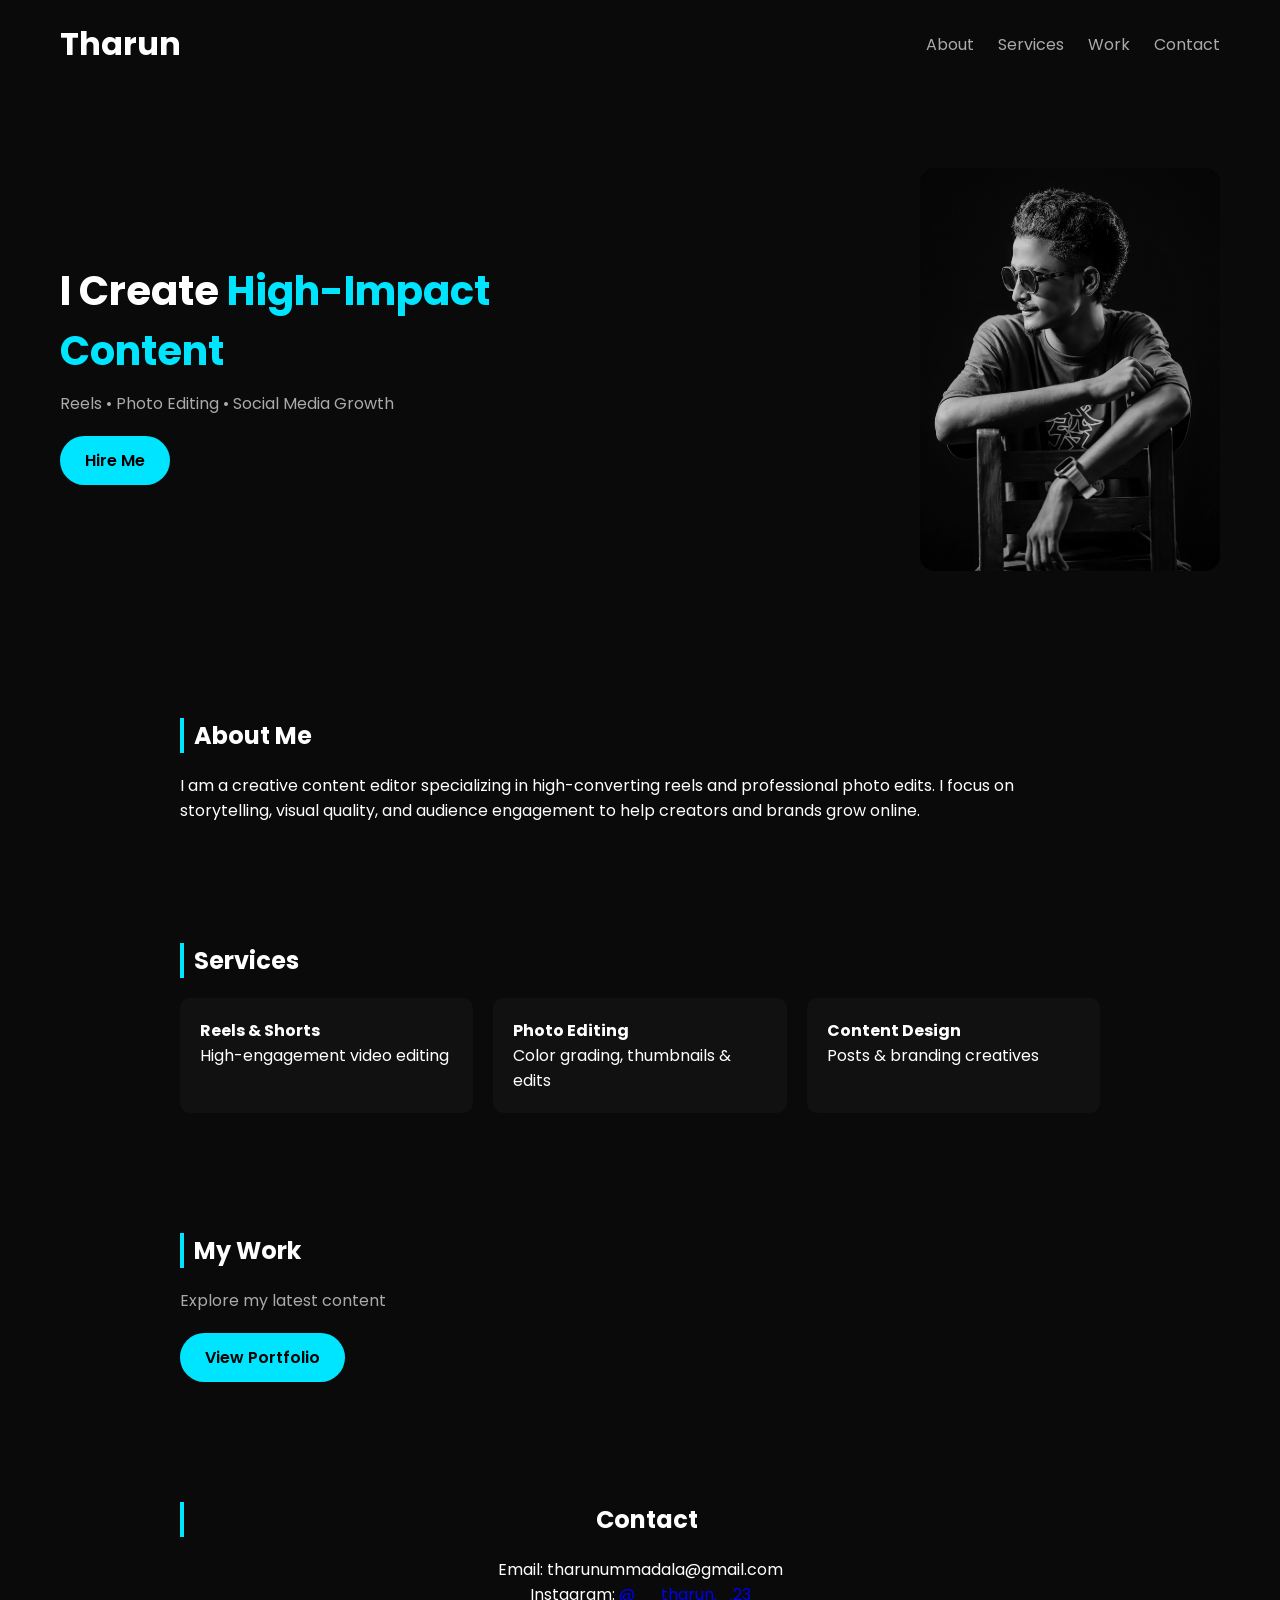
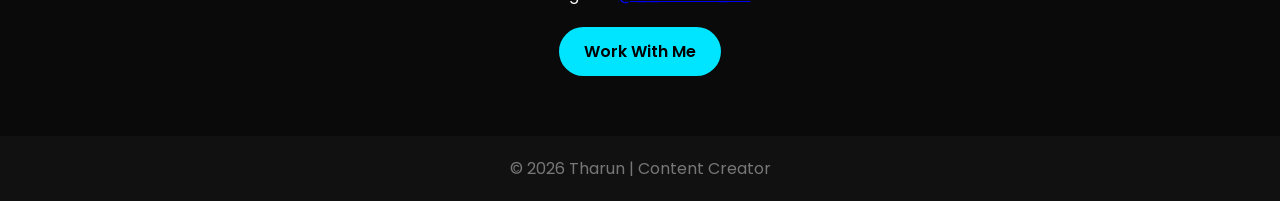
<file: Freelance/index.html>
<!DOCTYPE html>
<html lang="en">
<head>
<meta charset="UTF-8">
<meta name="viewport" content="width=device-width, initial-scale=1.0">
<title>Tharun | Content Creator</title>

<link rel="stylesheet" href="style.css">
<link href="https://fonts.googleapis.com/css2?family=Poppins:wght@300;400;600&display=swap" rel="stylesheet">
</head>

<body>

<!-- HEADER -->
<header>
    <h1>Tharun</h1>
    <nav>
        <a href="#about">About</a>
        <a href="#services">Services</a>
        <a href="#work">Work</a>
        <a href="#contact">Contact</a>
    </nav>
</header>

<!-- HERO -->
<section class="hero">

    <div class="hero-content">
        <h2>I Create <span>High-Impact Content</span></h2>
        <p>Reels • Photo Editing • Social Media Growth</p>
        <a href="#contact" class="btn">Hire Me</a>
    </div>

    <div class="hero-image">
        <!-- IMAGE (same folder) -->
        <img src="profile.jpg.jpeg" alt="Tharun">
    </div>

</section>

<!-- ABOUT -->
<section id="about" class="section">
    <h3>About Me</h3>
    <p>
        I am a creative content editor specializing in high-converting reels and professional photo edits.
        I focus on storytelling, visual quality, and audience engagement to help creators and brands grow online.
    </p>
</section>

<!-- SERVICES -->
<section id="services" class="section">
    <h3>Services</h3>
    <div class="grid">
        <div class="card">
            <h4>Reels & Shorts</h4>
            <p>High-engagement video editing</p>
        </div>

        <div class="card">
            <h4>Photo Editing</h4>
            <p>Color grading, thumbnails & edits</p>
        </div>

        <div class="card">
            <h4>Content Design</h4>
            <p>Posts & branding creatives</p>
        </div>
    </div>
</section>

<!-- WORK -->
<section id="work" class="section">
    <h3>My Work</h3>
    <p class="subtext">Explore my latest content</p>

    <a href="https://instagram.com/__tharun._.23" target="_blank" class="btn">
        View Portfolio
    </a>
</section>

<!-- CONTACT -->
<section id="contact" class="section contact">
    <h3>Contact</h3>

    <p>Email: tharunummadala@gmail.com</p>

    <p>
        Instagram: 
        <a href="https://instagram.com/__tharun._.23" target="_blank">
            @__tharun._.23
        </a>
    </p>

    <a href="mailto:tharunummadala@gmail.com" class="btn">
        Work With Me
    </a>
</section>

<!-- FOOTER -->
<footer>
    <p>© 2026 Tharun | Content Creator</p>
</footer>

</body>
</html>
</file>
<file: Freelance/style.css>
*{
    margin:0;
    padding:0;
    box-sizing:border-box;
    font-family:'Poppins',sans-serif;
}

body{
    background:#0a0a0a;
    color:#fff;
}

/* HEADER */
header{
    display:flex;
    justify-content:space-between;
    align-items:center;
    padding:20px 60px;
    position:sticky;
    top:0;
    background:#0a0a0a;
}

nav a{
    color:#aaa;
    margin-left:20px;
    text-decoration:none;
}

nav a:hover{
    color:#fff;
}

/* HERO */
.hero{
    display:flex;
    justify-content:space-between;
    align-items:center;
    padding:80px 60px;
    flex-wrap:wrap;
}

.hero-content{
    max-width:500px;
}

.hero h2{
    font-size:40px;
}

.hero span{
    color:#00e5ff;
}

.hero p{
    margin-top:10px;
    color:#aaa;
}

/* IMAGE */
.hero-image img{
    width:300px;
    border-radius:15px;
    filter:grayscale(100%);
}

/* BUTTON */
.btn{
    display:inline-block;
    margin-top:20px;
    padding:12px 25px;
    background:#00e5ff;
    color:#000;
    border-radius:25px;
    text-decoration:none;
    font-weight:600;
}

.btn:hover{
    background:#00c4db;
}

/* SECTIONS */
.section{
    padding:60px 40px;
    max-width:1000px;
    margin:auto;
}

.section h3{
    font-size:24px;
    margin-bottom:20px;
    border-left:4px solid #00e5ff;
    padding-left:10px;
}

.subtext{
    color:#aaa;
}

/* GRID */
.grid{
    display:grid;
    grid-template-columns:repeat(auto-fit,minmax(250px,1fr));
    gap:20px;
}

.card{
    background:#111;
    padding:20px;
    border-radius:10px;
}

.card:hover{
    background:#1a1a1a;
}

/* CONTACT */
.contact{
    text-align:center;
}

/* FOOTER */
footer{
    text-align:center;
    padding:20px;
    background:#111;
    color:#777;
}
</file>
